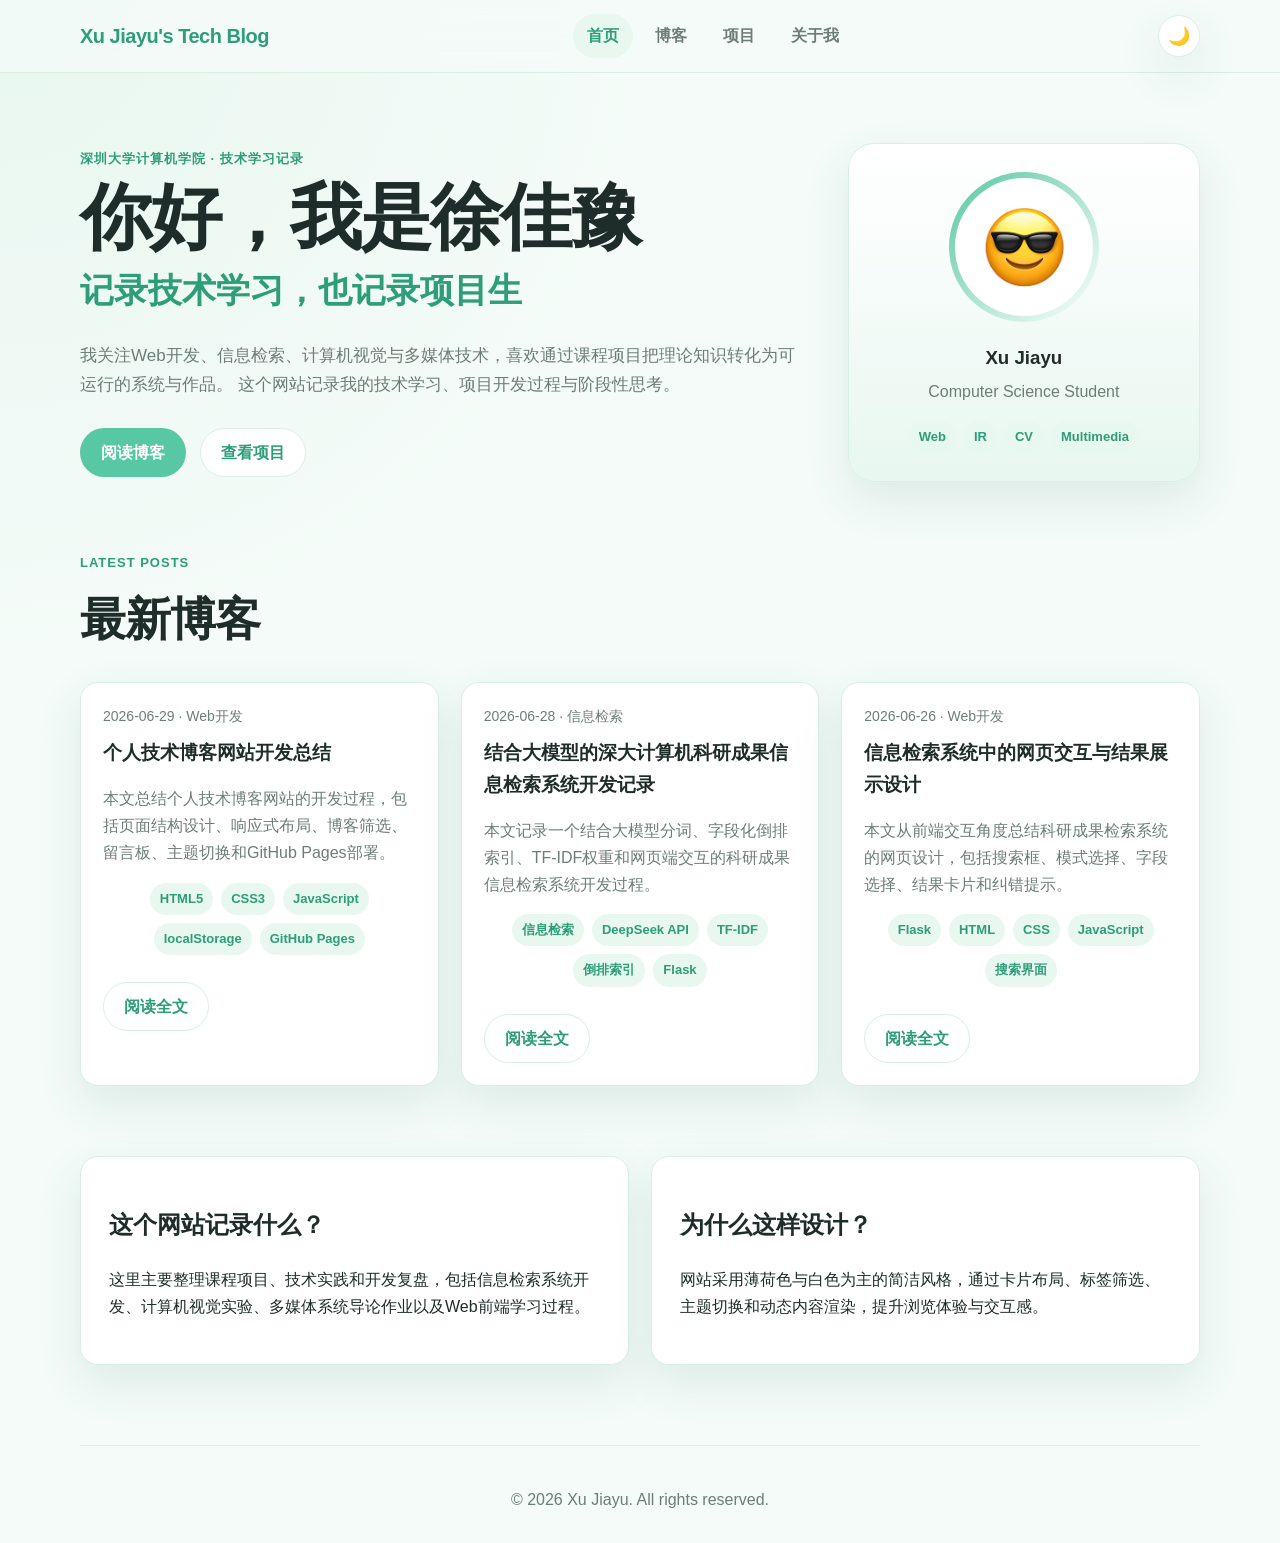
<file: index.html>
<!DOCTYPE html>
<html lang="zh-CN">
<head>
  <meta charset="UTF-8" />
  <meta name="viewport" content="width=device-width, initial-scale=1.0" />
  <title>Xu Jiayu's Tech Blog</title>
  <link rel="stylesheet" href="css/style.css" />
</head>
<body>
  <header class="site-header">
    <nav class="navbar">
      <a href="index.html" class="logo">Xu Jiayu's Tech Blog</a>

      <ul class="nav-links">
        <li><a href="index.html" class="nav-link">首页</a></li>
        <li><a href="blog.html" class="nav-link">博客</a></li>
        <li><a href="projects.html" class="nav-link">项目</a></li>
        <li><a href="about.html" class="nav-link">关于我</a></li>
      </ul>

      <button id="themeToggle" class="theme-btn" type="button">🌙</button>
    </nav>
  </header>

  <main>
    <section class="hero fade-in">
      <div class="hero-text">
        <p class="eyebrow">深圳大学计算机学院 · 技术学习记录</p>
        <h1>你好，我是徐佳豫</h1>
        <h2 id="typewriter" class="typewriter"></h2>
        <p class="hero-desc">
          我关注Web开发、信息检索、计算机视觉与多媒体技术，喜欢通过课程项目把理论知识转化为可运行的系统与作品。
          这个网站记录我的技术学习、项目开发过程与阶段性思考。
        </p>

        <div class="hero-actions">
          <a href="blog.html" class="btn primary-btn">阅读博客</a>
          <a href="projects.html" class="btn secondary-btn">查看项目</a>
        </div>
      </div>

      <div class="hero-card">
        <div class="avatar-wrap">
          <img src="images/avatar.jpg" alt="徐佳豫头像" onerror="this.style.display='none'; this.parentElement.classList.add('avatar-placeholder');" />
        </div>
        <h3>Xu Jiayu</h3>
        <p>Computer Science Student</p>
        <div class="tag-row">
          <span>Web</span>
          <span>IR</span>
          <span>CV</span>
          <span>Multimedia</span>
        </div>
      </div>
    </section>

    <section class="section">
      <div class="section-title">
        <p class="eyebrow">Latest Posts</p>
        <h2>最新博客</h2>
      </div>

      <div id="latestPosts" class="card-grid"></div>
    </section>

    <section class="section feature-section">
      <div class="feature-card">
        <h2>这个网站记录什么？</h2>
        <p>
          这里主要整理课程项目、技术实践和开发复盘，包括信息检索系统开发、计算机视觉实验、多媒体系统导论作业以及Web前端学习过程。
        </p>
      </div>

      <div class="feature-card">
        <h2>为什么这样设计？</h2>
        <p>
          网站采用薄荷色与白色为主的简洁风格，通过卡片布局、标签筛选、主题切换和动态内容渲染，提升浏览体验与交互感。
        </p>
      </div>
    </section>
  </main>

  <footer class="footer">
    <p>© 2026 Xu Jiayu. All rights reserved.</p>
  </footer>

  <script src="js/data.js"></script>
  <script src="js/main.js"></script>
</body>
</html>
</file>
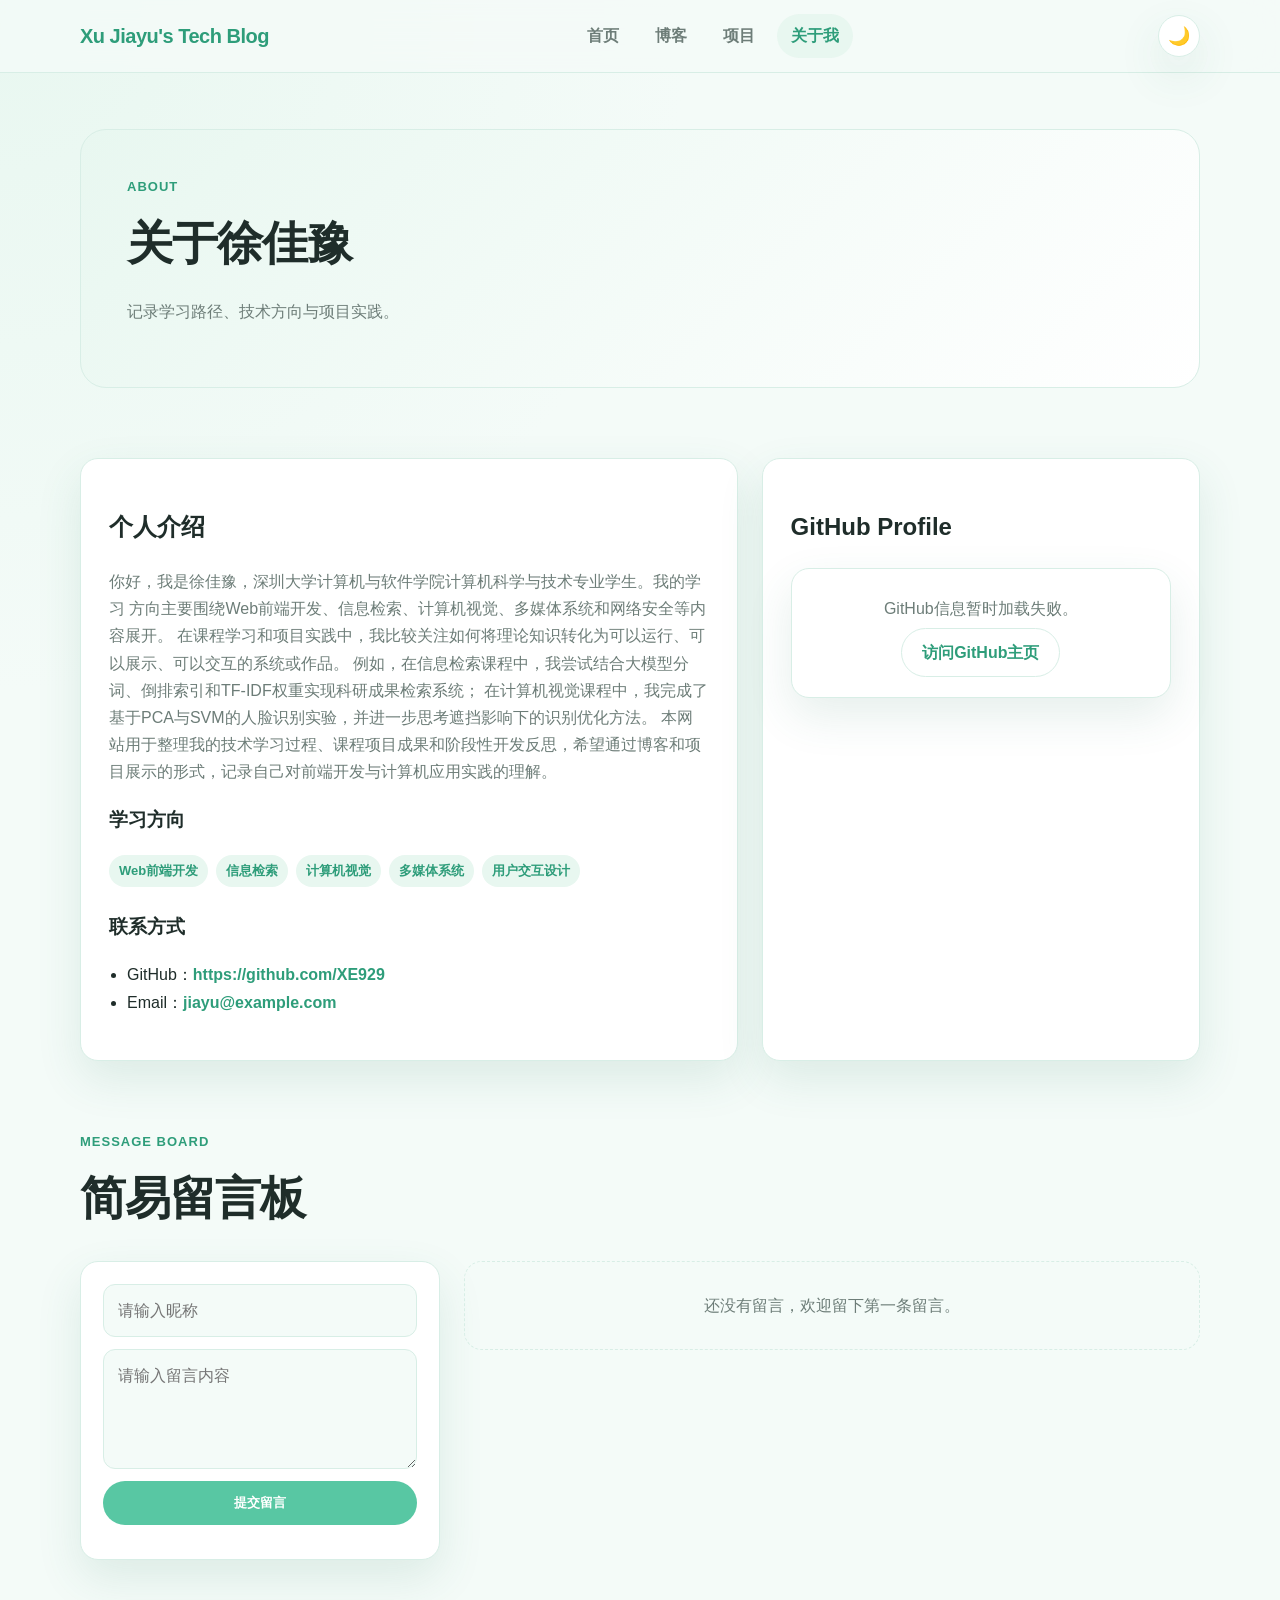
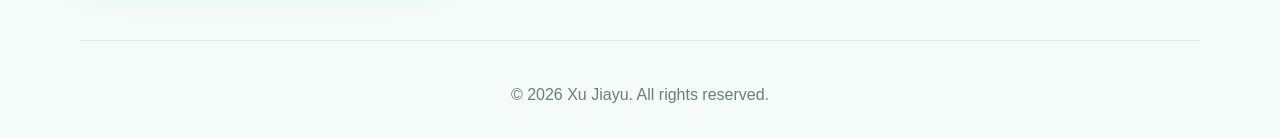
<file: about.html>
<!DOCTYPE html>
<html lang="zh-CN">
<head>
  <meta charset="UTF-8" />
  <meta name="viewport" content="width=device-width, initial-scale=1.0" />
  <title>关于我 - Xu Jiayu's Tech Blog</title>
  <link rel="stylesheet" href="css/style.css" />
</head>
<body>
  <header class="site-header">
    <nav class="navbar">
      <a href="index.html" class="logo">Xu Jiayu's Tech Blog</a>

      <ul class="nav-links">
        <li><a href="index.html" class="nav-link">首页</a></li>
        <li><a href="blog.html" class="nav-link">博客</a></li>
        <li><a href="projects.html" class="nav-link">项目</a></li>
        <li><a href="about.html" class="nav-link">关于我</a></li>
      </ul>

      <button id="themeToggle" class="theme-btn" type="button">🌙</button>
    </nav>
  </header>

  <main>
    <section class="page-hero">
      <p class="eyebrow">About</p>
      <h1>关于徐佳豫</h1>
      <p>记录学习路径、技术方向与项目实践。</p>
    </section>

    <section class="section about-grid">
      <div class="about-card">
        <h2>个人介绍</h2>
        <p>
         你好，我是徐佳豫，深圳大学计算机与软件学院计算机科学与技术专业学生。我的学习
         方向主要围绕Web前端开发、信息检索、计算机视觉、多媒体系统和网络安全等内容展开。
         在课程学习和项目实践中，我比较关注如何将理论知识转化为可以运行、可以展示、可以交互的系统或作品。
         例如，在信息检索课程中，我尝试结合大模型分词、倒排索引和TF-IDF权重实现科研成果检索系统；
         在计算机视觉课程中，我完成了基于PCA与SVM的人脸识别实验，并进一步思考遮挡影响下的识别优化方法。
         本网站用于整理我的技术学习过程、课程项目成果和阶段性开发反思，希望通过博客和项目展示的形式，记录自己对前端开发与计算机应用实践的理解。

        </p>

        <h3>学习方向</h3>
        <div class="tag-row large">
          <span>Web前端开发</span>
          <span>信息检索</span>
          <span>计算机视觉</span>
          <span>多媒体系统</span>
          <span>用户交互设计</span>
        </div>

        <h3>联系方式</h3>
        <ul class="contact-list">
          <li>GitHub：<a href="https://github.com/XE929" target="_blank">https://github.com/XE929</a></li>
          <li>Email：<a href="mailto:jiayu@example.com">jiayu@example.com</a></li>
        </ul>
      </div>

      <div class="about-card">
        <h2>GitHub Profile</h2>
        <div id="githubProfile" class="github-card">
          <p>正在加载GitHub信息...</p>
        </div>
      </div>
    </section>

    <section class="section">
      <div class="section-title">
        <p class="eyebrow">Message Board</p>
        <h2>简易留言板</h2>
      </div>

      <div class="message-board">
        <div class="message-form">
          <input id="nicknameInput" class="input" type="text" placeholder="请输入昵称" />
          <textarea id="messageInput" class="input textarea" placeholder="请输入留言内容"></textarea>
          <button id="submitMessage" class="btn primary-btn" type="button">提交留言</button>
          <p id="messageTip" class="form-tip"></p>
        </div>

        <div id="messageList" class="message-list"></div>
      </div>
    </section>
  </main>

  <footer class="footer">
    <p>© 2026 Xu Jiayu. All rights reserved.</p>
  </footer>

  <script src="js/data.js"></script>
  <script src="js/main.js"></script>
  <script src="js/message.js"></script>
</body>
</html>
</file>
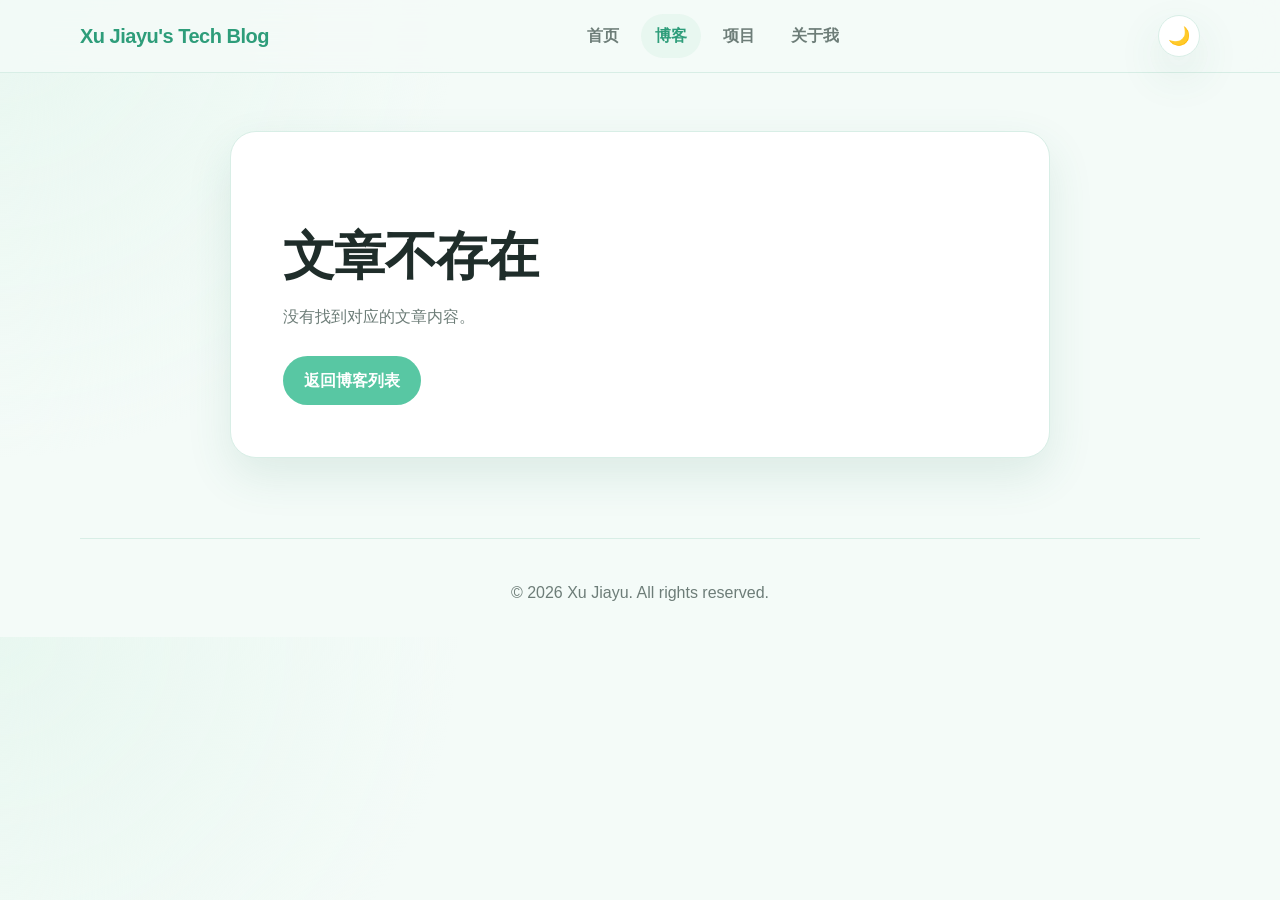
<file: article.html>
<!DOCTYPE html>
<html lang="zh-CN">
<head>
  <meta charset="UTF-8" />
  <meta name="viewport" content="width=device-width, initial-scale=1.0" />
  <title>文章详情 - Xu Jiayu's Tech Blog</title>
  <link rel="stylesheet" href="css/style.css" />
</head>
<body>
  <div id="readingProgress" class="reading-progress"></div>

  <header class="site-header">
    <nav class="navbar">
      <a href="index.html" class="logo">Xu Jiayu's Tech Blog</a>

      <ul class="nav-links">
        <li><a href="index.html" class="nav-link">首页</a></li>
        <li><a href="blog.html" class="nav-link">博客</a></li>
        <li><a href="projects.html" class="nav-link">项目</a></li>
        <li><a href="about.html" class="nav-link">关于我</a></li>
      </ul>

      <button id="themeToggle" class="theme-btn" type="button">🌙</button>
    </nav>
  </header>

  <main>
    <article id="articleContainer" class="article-container"></article>
  </main>

  <footer class="footer">
    <p>© 2026 Xu Jiayu. All rights reserved.</p>
  </footer>

  <script src="js/data.js"></script>
  <script src="js/main.js"></script>
  <script src="js/article.js"></script>
</body>
</html>
</file>
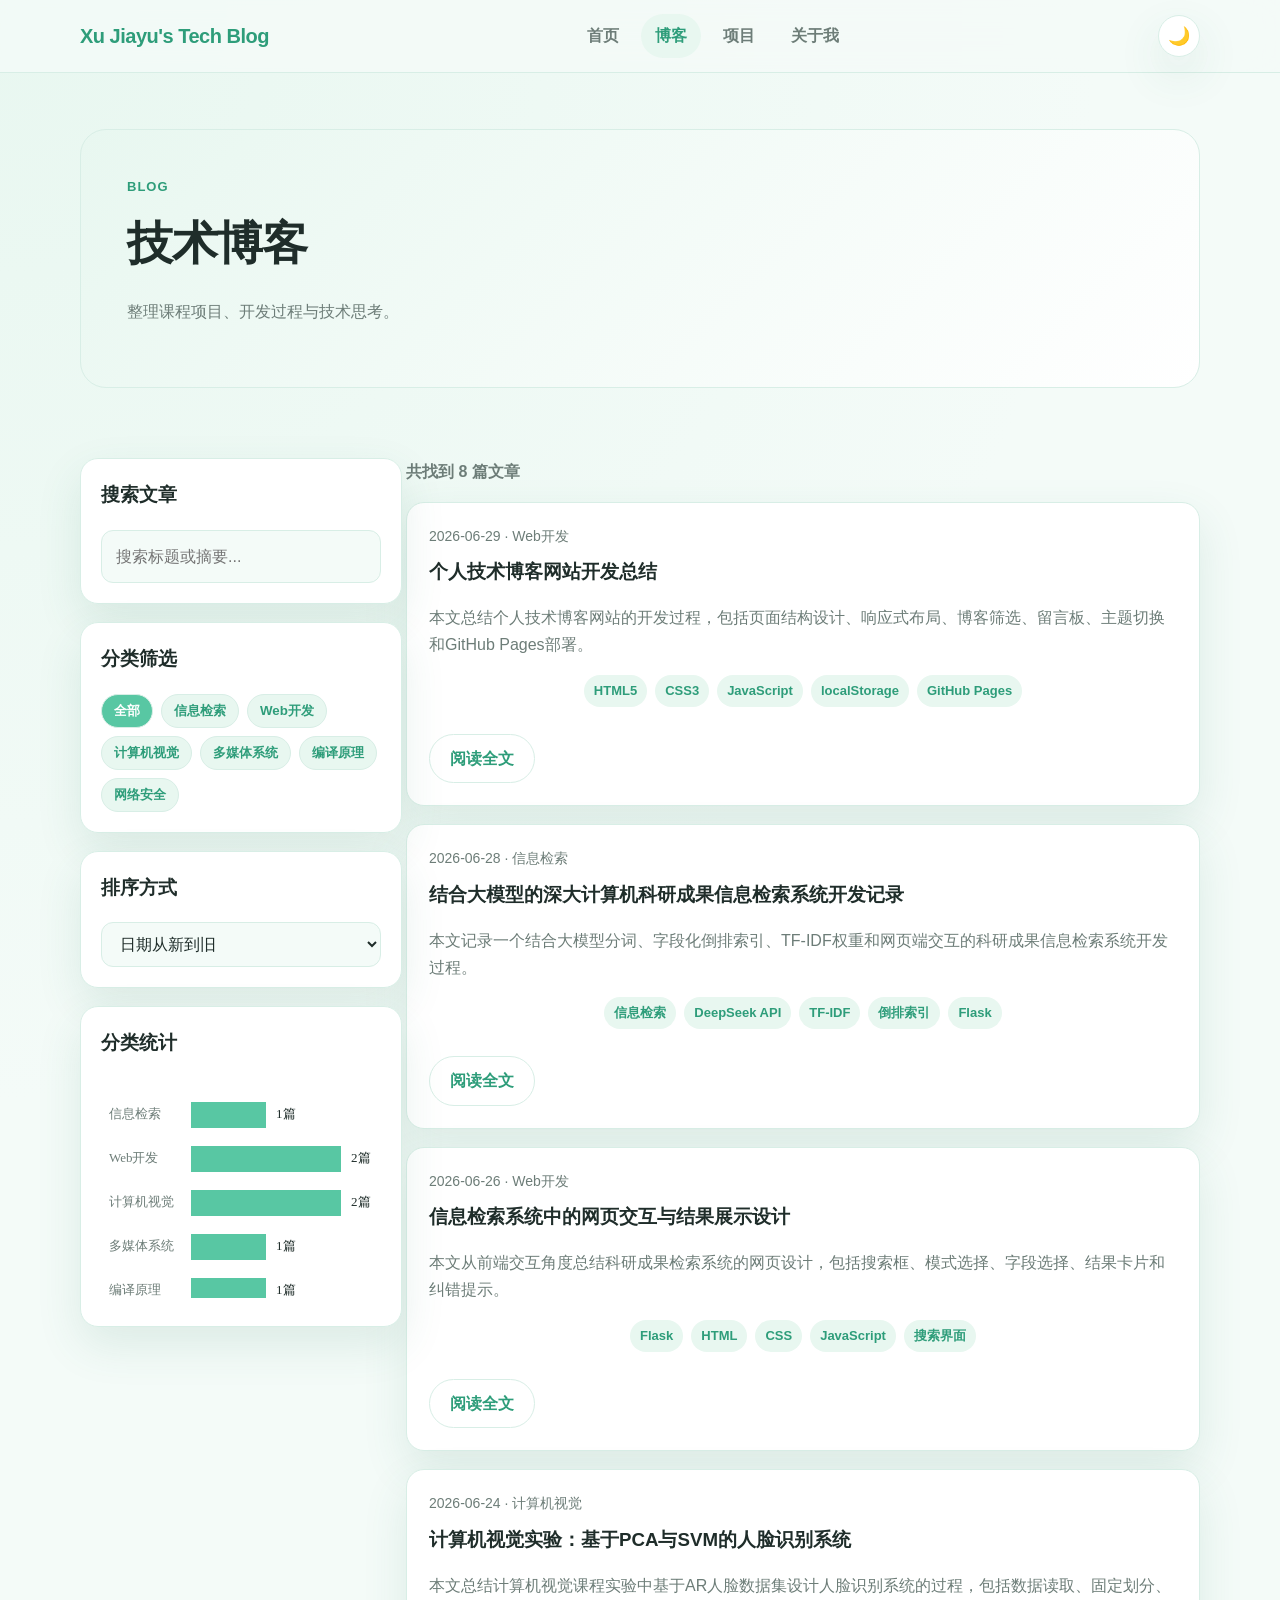
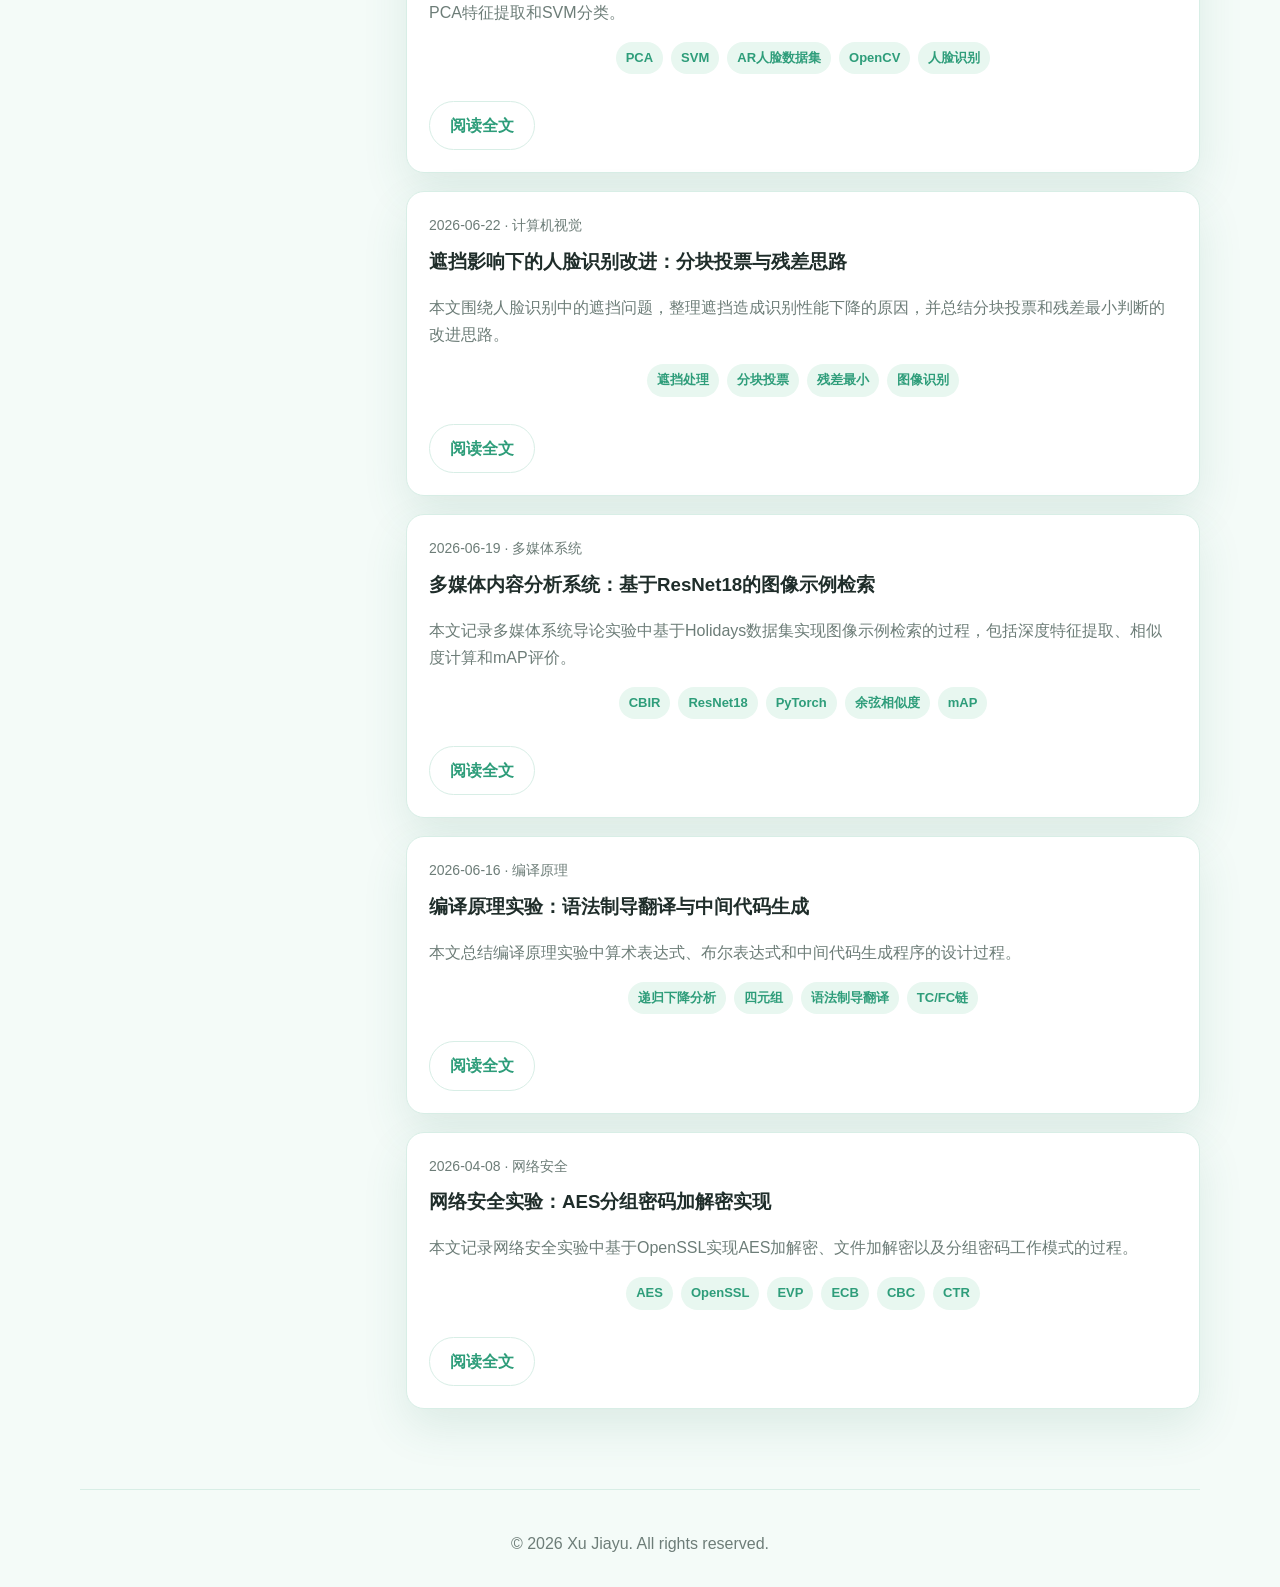
<file: blog.html>
<!DOCTYPE html>
<html lang="zh-CN">
<head>
  <meta charset="UTF-8" />
  <meta name="viewport" content="width=device-width, initial-scale=1.0" />
  <title>博客列表 - Xu Jiayu's Tech Blog</title>
  <link rel="stylesheet" href="css/style.css" />
</head>
<body>
  <header class="site-header">
    <nav class="navbar">
      <a href="index.html" class="logo">Xu Jiayu's Tech Blog</a>

      <ul class="nav-links">
        <li><a href="index.html" class="nav-link">首页</a></li>
        <li><a href="blog.html" class="nav-link">博客</a></li>
        <li><a href="projects.html" class="nav-link">项目</a></li>
        <li><a href="about.html" class="nav-link">关于我</a></li>
      </ul>

      <button id="themeToggle" class="theme-btn" type="button">🌙</button>
    </nav>
  </header>

  <main>
    <section class="page-hero">
      <p class="eyebrow">Blog</p>
      <h1>技术博客</h1>
      <p>整理课程项目、开发过程与技术思考。</p>
    </section>

    <section class="section blog-layout">
      <aside class="blog-sidebar">
        <div class="panel">
          <h3>搜索文章</h3>
          <input id="searchInput" class="input" type="text" placeholder="搜索标题或摘要..." />
        </div>

        <div class="panel">
          <h3>分类筛选</h3>
          <div id="categoryFilters" class="filter-list"></div>
        </div>

        <div class="panel">
          <h3>排序方式</h3>
          <select id="sortSelect" class="input">
            <option value="desc">日期从新到旧</option>
            <option value="asc">日期从旧到新</option>
          </select>
        </div>

        <div class="panel">
          <h3>分类统计</h3>
          <canvas id="categoryChart" width="280" height="220"></canvas>
        </div>
      </aside>

      <section class="blog-main">
        <div id="postCount" class="result-count"></div>
        <div id="postList" class="post-list"></div>
      </section>
    </section>
  </main>

  <footer class="footer">
    <p>© 2026 Xu Jiayu. All rights reserved.</p>
  </footer>

  <script src="js/data.js"></script>
  <script src="js/main.js"></script>
  <script src="js/blog.js"></script>
</body>
</html>
</file>
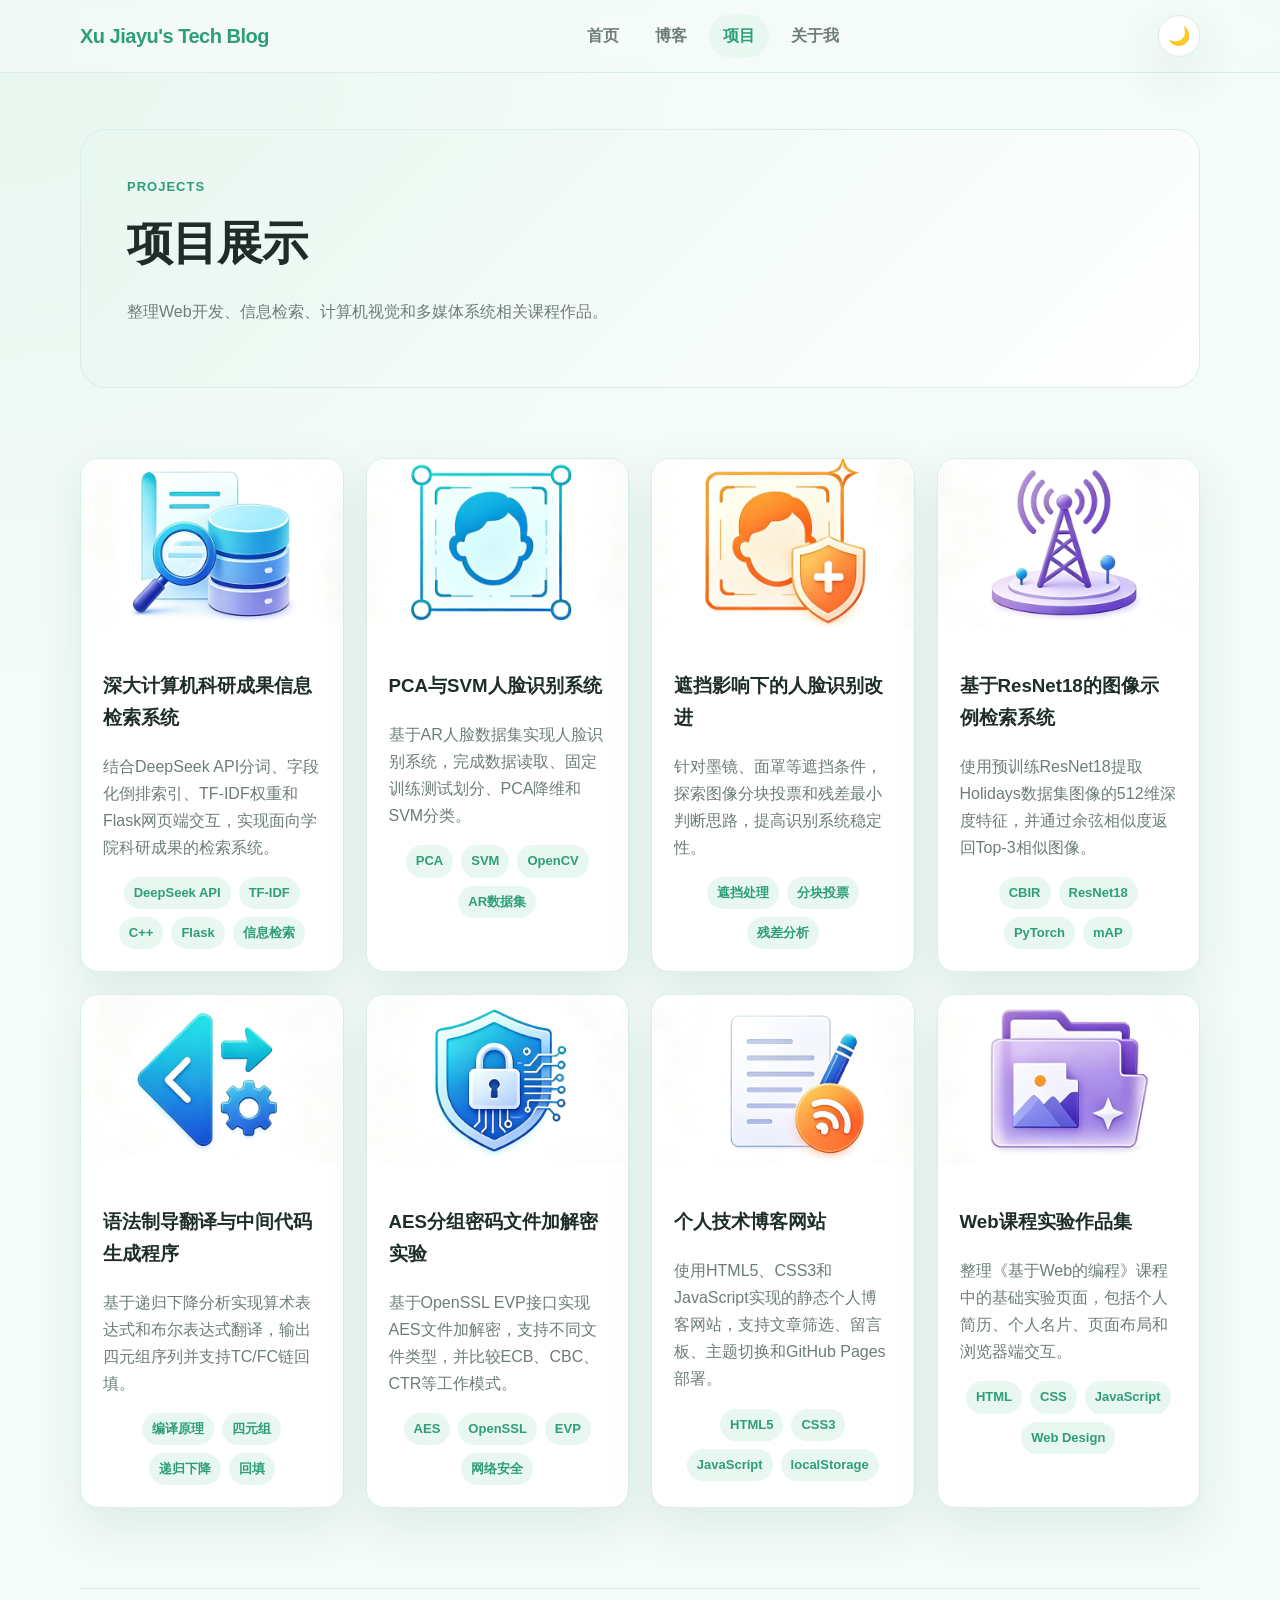
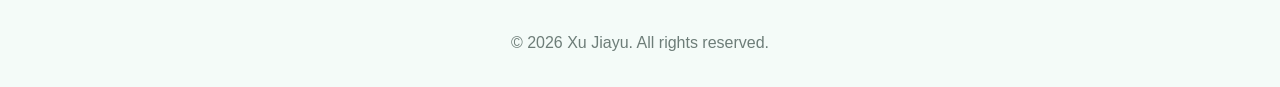
<file: projects.html>
<!DOCTYPE html>
<html lang="zh-CN">
<head>
  <meta charset="UTF-8" />
  <meta name="viewport" content="width=device-width, initial-scale=1.0" />
  <title>项目展示 - Xu Jiayu's Tech Blog</title>
  <link rel="stylesheet" href="css/style.css" />
</head>
<body>
  <header class="site-header">
    <nav class="navbar">
      <a href="index.html" class="logo">Xu Jiayu's Tech Blog</a>

      <ul class="nav-links">
        <li><a href="index.html" class="nav-link">首页</a></li>
        <li><a href="blog.html" class="nav-link">博客</a></li>
        <li><a href="projects.html" class="nav-link">项目</a></li>
        <li><a href="about.html" class="nav-link">关于我</a></li>
      </ul>

      <button id="themeToggle" class="theme-btn" type="button">🌙</button>
    </nav>
  </header>

  <main>
    <section class="page-hero">
      <p class="eyebrow">Projects</p>
      <h1>项目展示</h1>
      <p>整理Web开发、信息检索、计算机视觉和多媒体系统相关课程作品。</p>
    </section>

    <section class="section">
      <div id="projectGrid" class="project-grid"></div>
    </section>
  </main>

  <footer class="footer">
    <p>© 2026 Xu Jiayu. All rights reserved.</p>
  </footer>

  <script src="js/data.js"></script>
  <script src="js/main.js"></script>
</body>
</html>
</file>
<file: css/style.css>
:root {
  --bg-color: #f4fbf8;
  --bg-soft: #e8f7f0;
  --card-color: #ffffff;
  --text-color: #1f2d2a;
  --muted-color: #6d7d78;
  --primary-color: #58c7a3;
  --primary-dark: #2e9d7a;
  --accent-color: #9de8cf;
  --border-color: #d8eee6;
  --shadow: 0 18px 45px rgba(50, 125, 102, 0.12);
  --radius-lg: 26px;
  --radius-md: 18px;
  --radius-sm: 12px;
}

html.dark,
body.dark {
  --bg-color: #101816;
  --bg-soft: #17241f;
  --card-color: #182722;
  --text-color: #edf8f4;
  --muted-color: #adc2ba;
  --primary-color: #72e0bd;
  --primary-dark: #4fc49d;
  --accent-color: #244f42;
  --border-color: #28453b;
  --shadow: 0 18px 45px rgba(0, 0, 0, 0.35);
}

* {
  box-sizing: border-box;
}

html {
  scroll-behavior: smooth;
}

body {
  margin: 0;
  font-family: "Microsoft YaHei", "PingFang SC", Arial, sans-serif;
  background:
    radial-gradient(circle at top left, var(--bg-soft), transparent 32%),
    var(--bg-color);
  color: var(--text-color);
  line-height: 1.7;
  transition: background 0.3s ease, color 0.3s ease;
}

a {
  color: inherit;
  text-decoration: none;
}

img {
  max-width: 100%;
  display: block;
}

.site-header {
  position: sticky;
  top: 0;
  z-index: 20;
  background: rgba(244, 251, 248, 0.82);
  backdrop-filter: blur(16px);
  border-bottom: 1px solid var(--border-color);
}
html.dark .site-header,
body.dark .site-header {
  background: rgba(16, 24, 22, 0.82);
}

.navbar {
  width: min(1120px, calc(100% - 32px));
  margin: 0 auto;
  height: 72px;
  display: flex;
  align-items: center;
  justify-content: space-between;
}

.logo {
  font-weight: 800;
  font-size: 20px;
  letter-spacing: -0.5px;
  color: var(--primary-dark);
}

.nav-links {
  display: flex;
  gap: 8px;
  list-style: none;
  padding: 0;
  margin: 0;
}

.nav-link {
  display: inline-flex;
  padding: 8px 14px;
  border-radius: 999px;
  color: var(--muted-color);
  font-weight: 600;
  transition: 0.2s ease;
}

.nav-link:hover,
.nav-link.active {
  background: var(--bg-soft);
  color: var(--primary-dark);
}

.theme-btn {
  width: 42px;
  height: 42px;
  border: 1px solid var(--border-color);
  border-radius: 50%;
  background: var(--card-color);
  cursor: pointer;
  font-size: 18px;
  box-shadow: var(--shadow);
}

.hero {
  width: min(1120px, calc(100% - 32px));
  margin: 70px auto 40px;
  display: grid;
  grid-template-columns: 1.35fr 0.65fr;
  gap: 36px;
  align-items: center;
}

.hero-text h1 {
  margin: 10px 0 6px;
  font-size: clamp(40px, 6vw, 72px);
  line-height: 1.05;
  letter-spacing: -2px;
}

.typewriter {
  min-height: 42px;
  margin: 0 0 22px;
  color: var(--primary-dark);
  font-size: clamp(22px, 3vw, 34px);
}

.hero-desc {
  max-width: 720px;
  color: var(--muted-color);
  font-size: 17px;
}

.eyebrow {
  margin: 0;
  color: var(--primary-dark);
  font-weight: 800;
  letter-spacing: 1px;
  text-transform: uppercase;
  font-size: 13px;
}

.hero-actions {
  margin-top: 28px;
  display: flex;
  gap: 14px;
  flex-wrap: wrap;
}

.btn {
  display: inline-flex;
  align-items: center;
  justify-content: center;
  min-height: 44px;
  padding: 10px 20px;
  border-radius: 999px;
  border: 1px solid transparent;
  font-weight: 700;
  cursor: pointer;
  transition: 0.22s ease;
}

.primary-btn {
  background: var(--primary-color);
  color: #ffffff;
}

.primary-btn:hover {
  transform: translateY(-2px);
  background: var(--primary-dark);
  box-shadow: var(--shadow);
}

.secondary-btn {
  background: var(--card-color);
  color: var(--primary-dark);
  border-color: var(--border-color);
}

.secondary-btn:hover {
  transform: translateY(-2px);
  box-shadow: var(--shadow);
}

.hero-card {
  background: linear-gradient(180deg, var(--card-color), var(--bg-soft));
  border: 1px solid var(--border-color);
  border-radius: var(--radius-lg);
  padding: 28px;
  box-shadow: var(--shadow);
  text-align: center;
}

.avatar-wrap {
  width: 150px;
  height: 150px;
  margin: 0 auto 20px;
  border-radius: 50%;
  padding: 6px;
  background: linear-gradient(135deg, var(--primary-color), #ffffff);
  overflow: hidden;
}

.avatar-wrap img {
  width: 100%;
  height: 100%;
  object-fit: cover;
  border-radius: 50%;
}

.avatar-placeholder::after {
  content: "XJ";
  display: grid;
  place-items: center;
  width: 100%;
  height: 100%;
  border-radius: 50%;
  background: var(--primary-color);
  color: #ffffff;
  font-size: 42px;
  font-weight: 800;
}

.hero-card h3 {
  margin-bottom: 4px;
}

.hero-card p {
  margin-top: 0;
  color: var(--muted-color);
}

.tag-row {
  display: flex;
  flex-wrap: wrap;
  gap: 8px;
  justify-content: center;
}

.tag-row span,
.tag {
  padding: 5px 10px;
  border-radius: 999px;
  background: var(--bg-soft);
  color: var(--primary-dark);
  font-size: 13px;
  font-weight: 700;
}

.tag-row.large {
  justify-content: flex-start;
  margin-bottom: 24px;
}

.section {
  width: min(1120px, calc(100% - 32px));
  margin: 70px auto;
}

.section-title {
  margin-bottom: 24px;
}

.section-title h2,
.page-hero h1 {
  margin: 6px 0 0;
  font-size: clamp(30px, 4vw, 46px);
  letter-spacing: -1px;
}

.card-grid,
.project-grid {
  display: grid;
  grid-template-columns: repeat(auto-fit, minmax(260px, 1fr));
  gap: 22px;
}

.post-card,
.project-card,
.feature-card,
.about-card,
.panel,
.message-form,
.message-card,
.github-card {
  background: var(--card-color);
  border: 1px solid var(--border-color);
  border-radius: var(--radius-md);
  box-shadow: var(--shadow);
}

.post-card {
  padding: 22px;
  transition: 0.22s ease;
}

.post-card:hover,
.project-card:hover {
  transform: translateY(-6px);
}

.post-meta {
  color: var(--muted-color);
  font-size: 14px;
}

.post-card h3 {
  margin: 8px 0;
}

.post-card p {
  color: var(--muted-color);
}

.feature-section {
  display: grid;
  grid-template-columns: 1fr 1fr;
  gap: 22px;
}

.feature-card {
  padding: 28px;
}

.page-hero {
  width: min(1120px, calc(100% - 32px));
  margin: 56px auto 20px;
  padding: 46px;
  border-radius: var(--radius-lg);
  background: linear-gradient(135deg, var(--bg-soft), var(--card-color));
  border: 1px solid var(--border-color);
}

.page-hero p:last-child {
  color: var(--muted-color);
}

.blog-layout {
  display: grid;
  grid-template-columns: 300px 1fr;
  gap: 26px;
  align-items: start;
}

.blog-sidebar {
  position: sticky;
  top: 92px;
  display: grid;
  gap: 18px;
}

.panel {
  padding: 20px;
}

.panel h3 {
  margin-top: 0;
}

.input {
  width: 100%;
  padding: 12px 14px;
  border: 1px solid var(--border-color);
  border-radius: var(--radius-sm);
  background: var(--bg-color);
  color: var(--text-color);
  outline: none;
  font: inherit;
}

.input:focus {
  border-color: var(--primary-color);
}

.textarea {
  min-height: 120px;
  resize: vertical;
}

.filter-list {
  display: flex;
  flex-wrap: wrap;
  gap: 8px;
}

.filter-btn {
  border: 1px solid var(--border-color);
  background: var(--bg-soft);
  color: var(--primary-dark);
  border-radius: 999px;
  padding: 7px 12px;
  cursor: pointer;
  font-weight: 700;
}

.filter-btn.active {
  background: var(--primary-color);
  color: #ffffff;
}

.result-count {
  margin-bottom: 16px;
  color: var(--muted-color);
  font-weight: 700;
}

.post-list {
  display: grid;
  gap: 18px;
}

.article-container {
  width: min(820px, calc(100% - 32px));
  margin: 58px auto 80px;
  background: var(--card-color);
  border: 1px solid var(--border-color);
  border-radius: var(--radius-lg);
  padding: clamp(26px, 5vw, 52px);
  box-shadow: var(--shadow);
}

.article-container h1 {
  font-size: clamp(32px, 5vw, 52px);
  line-height: 1.15;
  letter-spacing: -1px;
  margin-bottom: 10px;
}

.article-meta {
  color: var(--muted-color);
  margin-bottom: 26px;
}

.article-content h2 {
  margin-top: 34px;
}

.article-content p {
  color: var(--muted-color);
}

.article-content ul {
  color: var(--muted-color);
}

.reading-progress {
  position: fixed;
  left: 0;
  top: 0;
  height: 4px;
  width: 0;
  background: var(--primary-color);
  z-index: 100;
}

.project-card {
  overflow: hidden;
  transition: 0.22s ease;
}

.project-cover {
  height: 170px;
  background: linear-gradient(135deg, var(--primary-color), var(--bg-soft));
  display: grid;
  place-items: center;
  color: #ffffff;
  font-size: 32px;
  font-weight: 800;
}

.project-cover img {
  width: 100%;
  height: 100%;
  object-fit: cover;
}

.project-body {
  padding: 22px;
}

.project-body p {
  color: var(--muted-color);
}

.about-grid {
  display: grid;
  grid-template-columns: 1.2fr 0.8fr;
  gap: 24px;
}

.about-card {
  padding: 28px;
}

.about-card p {
  color: var(--muted-color);
}

.contact-list {
  padding-left: 18px;
}

.contact-list a {
  color: var(--primary-dark);
  font-weight: 700;
}

.github-card {
  padding: 20px;
  text-align: center;
}

.github-card img {
  width: 96px;
  height: 96px;
  border-radius: 50%;
  margin: 0 auto 14px;
}

.github-card p {
  margin: 6px 0;
}

.message-board {
  display: grid;
  grid-template-columns: 360px 1fr;
  gap: 24px;
  align-items: start;
}

.message-form {
  padding: 22px;
  display: grid;
  gap: 12px;
}

.form-tip {
  margin: 0;
  color: var(--primary-dark);
  font-weight: 700;
}

.message-list {
  display: grid;
  gap: 14px;
}

.message-card {
  padding: 18px;
}

.message-card h4 {
  margin: 0 0 6px;
}

.message-card p {
  margin: 0;
  color: var(--muted-color);
}

.message-date {
  margin-top: 8px;
  color: var(--muted-color);
  font-size: 13px;
}

.not-found {
  min-height: 100vh;
  display: grid;
  place-items: center;
  padding: 32px;
}

.not-found-card {
  width: min(480px, 100%);
  padding: 46px;
  border-radius: var(--radius-lg);
  background: var(--card-color);
  box-shadow: var(--shadow);
  text-align: center;
}

.not-found-card h1 {
  font-size: 88px;
  margin: 0;
  color: var(--primary-dark);
}

.footer {
  width: min(1120px, calc(100% - 32px));
  margin: 80px auto 30px;
  padding-top: 24px;
  border-top: 1px solid var(--border-color);
  color: var(--muted-color);
  text-align: center;
}

.fade-in {
  animation: fadeIn 0.8s ease both;
}

@keyframes fadeIn {
  from {
    opacity: 0;
    transform: translateY(18px);
  }
  to {
    opacity: 1;
    transform: translateY(0);
  }
}

.no-result {
  padding: 30px;
  text-align: center;
  color: var(--muted-color);
  border: 1px dashed var(--border-color);
  border-radius: var(--radius-md);
}

@media (max-width: 860px) {
  .navbar {
    height: auto;
    padding: 16px 0;
    flex-wrap: wrap;
    gap: 12px;
  }

  .nav-links {
    order: 3;
    width: 100%;
    justify-content: center;
    flex-wrap: wrap;
  }

  .hero,
  .blog-layout,
  .about-grid,
  .message-board,
  .feature-section {
    grid-template-columns: 1fr;
  }

  .blog-sidebar {
    position: static;
  }

  .page-hero {
    padding: 32px;
  }
}
</file>
